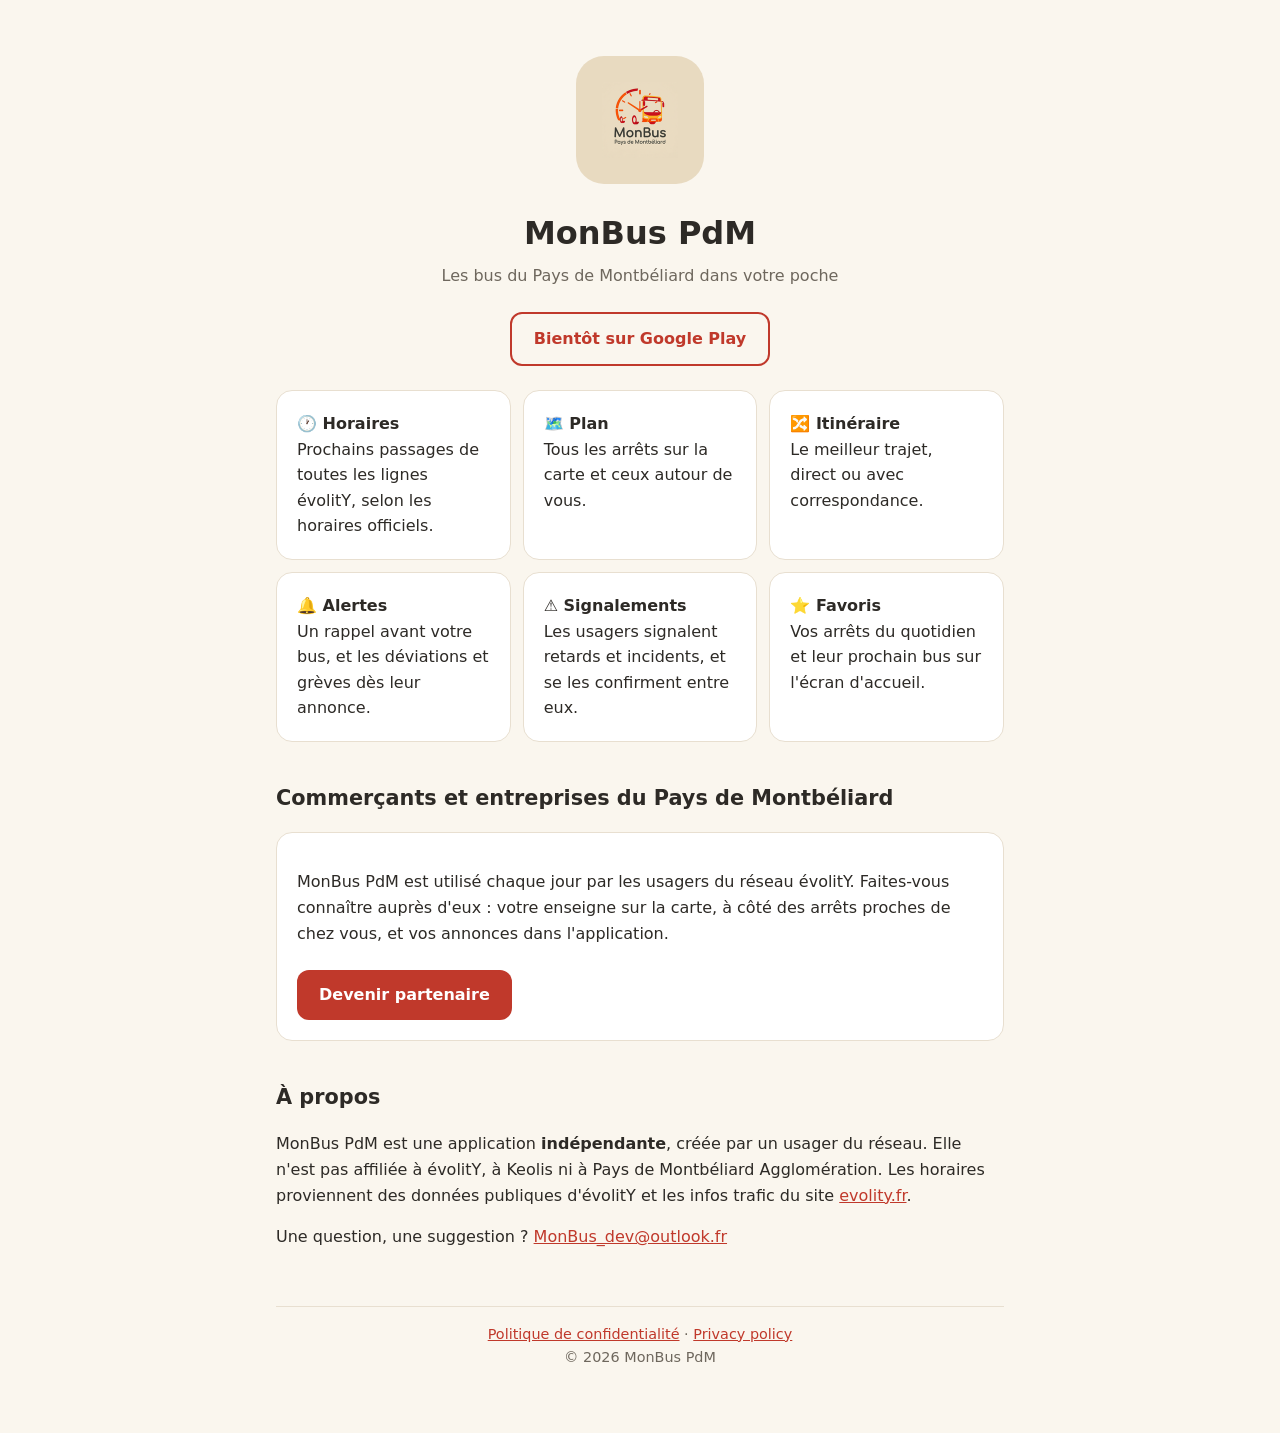
<file: index.html>
<!doctype html>
<html lang="fr">
<head>
  <meta charset="utf-8">
  <meta name="viewport" content="width=device-width, initial-scale=1">
  <title>MonBus PdM — les bus du Pays de Montbéliard</title>
  <meta name="description" content="MonBus PdM : horaires, itinéraires, plan et infos trafic du réseau évolitY (Pays de Montbéliard). Application indépendante et gratuite.">
  <link rel="icon" href="favicon.png">
  <link rel="stylesheet" href="style.css">
</head>
<body>
<main>
  <header class="hero">
    <img src="logo.png" alt="Logo MonBus PdM">
    <h1>MonBus PdM</h1>
    <p class="sous">Les bus du Pays de Montbéliard dans votre poche</p>
    <p><span class="bouton secondaire">Bientôt sur Google Play</span></p>
  </header>

  <div class="grille">
    <div class="carte"><strong>🕐 Horaires</strong><br>Prochains passages de toutes les lignes évolitY, selon les horaires officiels.</div>
    <div class="carte"><strong>🗺️ Plan</strong><br>Tous les arrêts sur la carte et ceux autour de vous.</div>
    <div class="carte"><strong>🔀 Itinéraire</strong><br>Le meilleur trajet, direct ou avec correspondance.</div>
    <div class="carte"><strong>🔔 Alertes</strong><br>Un rappel avant votre bus, et les déviations et grèves dès leur annonce.</div>
    <div class="carte"><strong>⚠️ Signalements</strong><br>Les usagers signalent retards et incidents, et se les confirment entre eux.</div>
    <div class="carte"><strong>⭐ Favoris</strong><br>Vos arrêts du quotidien et leur prochain bus sur l'écran d'accueil.</div>
  </div>

  <h2>Commerçants et entreprises du Pays de Montbéliard</h2>
  <div class="carte">
    <p>MonBus PdM est utilisé chaque jour par les usagers du réseau évolitY. Faites-vous connaître auprès d'eux :
      votre enseigne sur la carte, à côté des arrêts proches de chez vous, et vos annonces dans l'application.</p>
    <a class="bouton" href="mailto:MonBus_dev@outlook.fr?subject=Partenariat%20MonBus%20PdM">Devenir partenaire</a>
  </div>

  <h2>À propos</h2>
  <p>MonBus PdM est une application <strong>indépendante</strong>, créée par un usager du réseau.
    Elle n'est pas affiliée à évolitY, à Keolis ni à Pays de Montbéliard Agglomération.
    Les horaires proviennent des données publiques d'évolitY et les infos trafic du site
    <a href="https://www.evolity.fr">evolity.fr</a>.</p>
  <p>Une question, une suggestion ? <a href="mailto:MonBus_dev@outlook.fr">MonBus_dev@outlook.fr</a></p>

  <footer>
    <a href="confidentialite.html">Politique de confidentialité</a> ·
    <a href="privacy.html">Privacy policy</a><br>
    © 2026 MonBus PdM
  </footer>
</main>
</body>
</html>
</file>
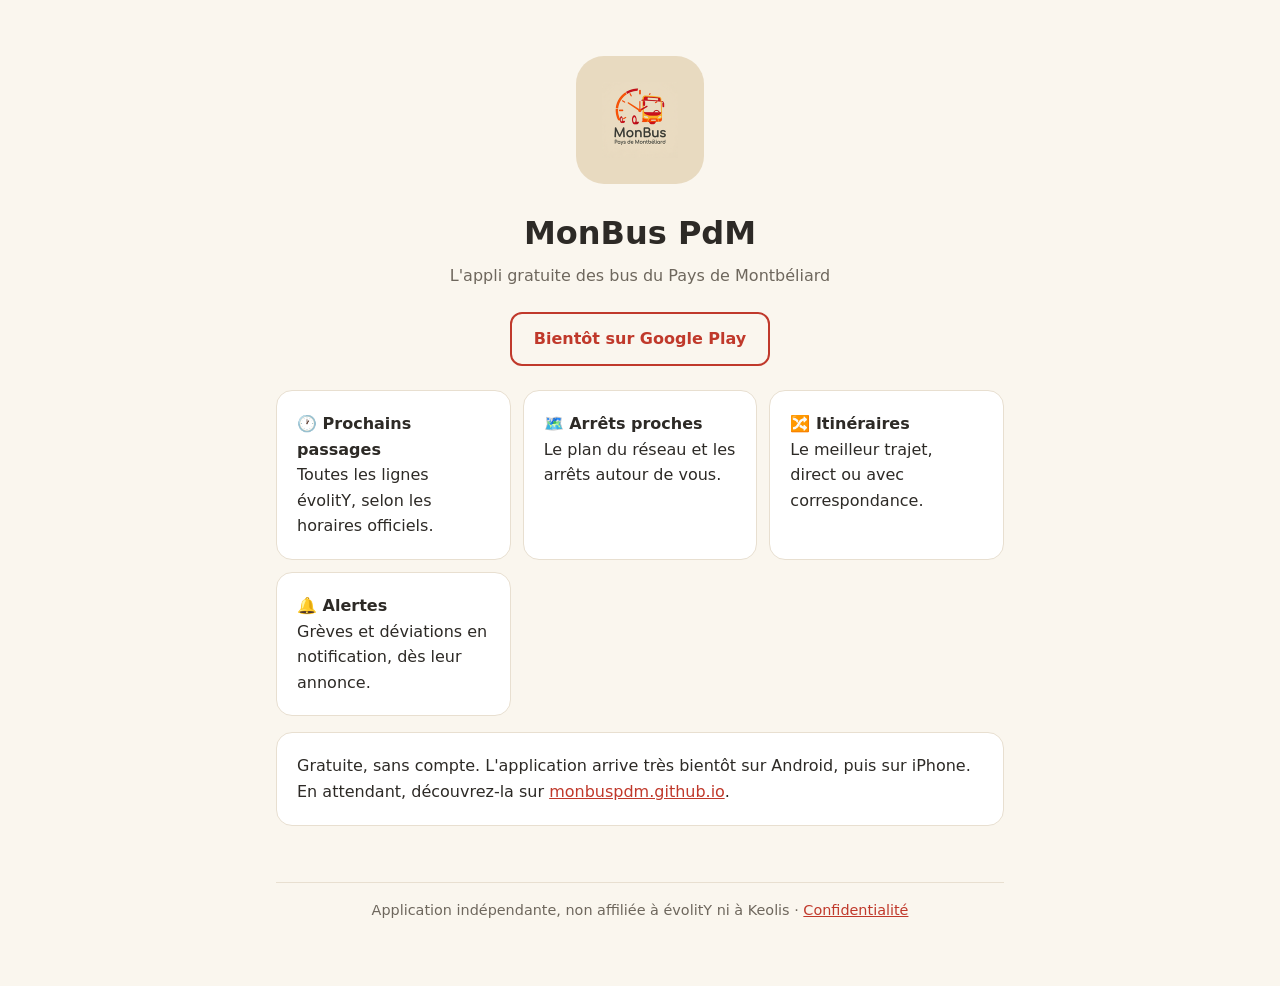
<file: qr/index.html>
<!doctype html>
<html lang="fr">
<head>
  <meta charset="utf-8">
  <meta name="viewport" content="width=device-width, initial-scale=1">
  <title>MonBus PdM — télécharger l'application</title>
  <meta name="description" content="MonBus PdM : l'appli gratuite des bus du Pays de Montbéliard. Horaires, plan, itinéraires et alertes trafic.">
  <link rel="icon" href="../favicon.png">
  <link rel="stylesheet" href="../style.css">
  <script>
    // Adresse imprimée sur les autocollants : NE PAS DÉPLACER cette page.
    // Quand l'appli est publiée, renseigner les liens : le téléphone est alors redirigé vers son store.
    // Le paramètre ?src=snap, ?src=fac… est transmis au Play Store pour mesurer d'où viennent les installations.
    var URL_PLAYSTORE = '';   // ex. 'https://play.google.com/store/apps/details?id=…'
    var URL_APPSTORE = '';    // ex. 'https://apps.apple.com/app/id…'
    (function () {
      var ua = navigator.userAgent || '';
      var src = new URLSearchParams(location.search).get('src') || 'qr';
      if (/android/i.test(ua) && URL_PLAYSTORE) {
        location.replace(URL_PLAYSTORE + '&referrer=' + encodeURIComponent('utm_source=' + src + '&utm_medium=autocollant'));
      } else if (/iphone|ipad|ipod/i.test(ua) && URL_APPSTORE) {
        location.replace(URL_APPSTORE);
      }
    })();
  </script>
</head>
<body>
<main>
  <header class="hero">
    <img src="../logo.png" alt="Logo MonBus PdM">
    <h1>MonBus PdM</h1>
    <p class="sous">L'appli gratuite des bus du Pays de Montbéliard</p>
    <p id="dispo"><span class="bouton secondaire">Bientôt sur Google Play</span></p>
  </header>

  <div class="grille">
    <div class="carte"><strong>🕐 Prochains passages</strong><br>Toutes les lignes évolitY, selon les horaires officiels.</div>
    <div class="carte"><strong>🗺️ Arrêts proches</strong><br>Le plan du réseau et les arrêts autour de vous.</div>
    <div class="carte"><strong>🔀 Itinéraires</strong><br>Le meilleur trajet, direct ou avec correspondance.</div>
    <div class="carte"><strong>🔔 Alertes</strong><br>Grèves et déviations en notification, dès leur annonce.</div>
  </div>

  <div class="carte">
    <p style="margin:0">Gratuite, sans compte. L'application arrive très bientôt sur Android, puis sur iPhone.
      En attendant, découvrez-la sur <a href="../index.html">monbuspdm.github.io</a>.</p>
  </div>

  <footer>
    Application indépendante, non affiliée à évolitY ni à Keolis ·
    <a href="../confidentialite.html">Confidentialité</a>
  </footer>
</main>
<script>
  // Si un store est renseigné mais que le visiteur est sur ordinateur : boutons vers les stores
  (function () {
    var liens = [];
    if (URL_PLAYSTORE) liens.push('<a class="bouton" href="' + URL_PLAYSTORE + '">Télécharger sur Google Play</a>');
    if (URL_APPSTORE) liens.push('<a class="bouton" href="' + URL_APPSTORE + '">Télécharger sur l\'App Store</a>');
    if (liens.length) document.getElementById('dispo').innerHTML = liens.join(' ');
  })();
</script>
</body>
</html>
</file>
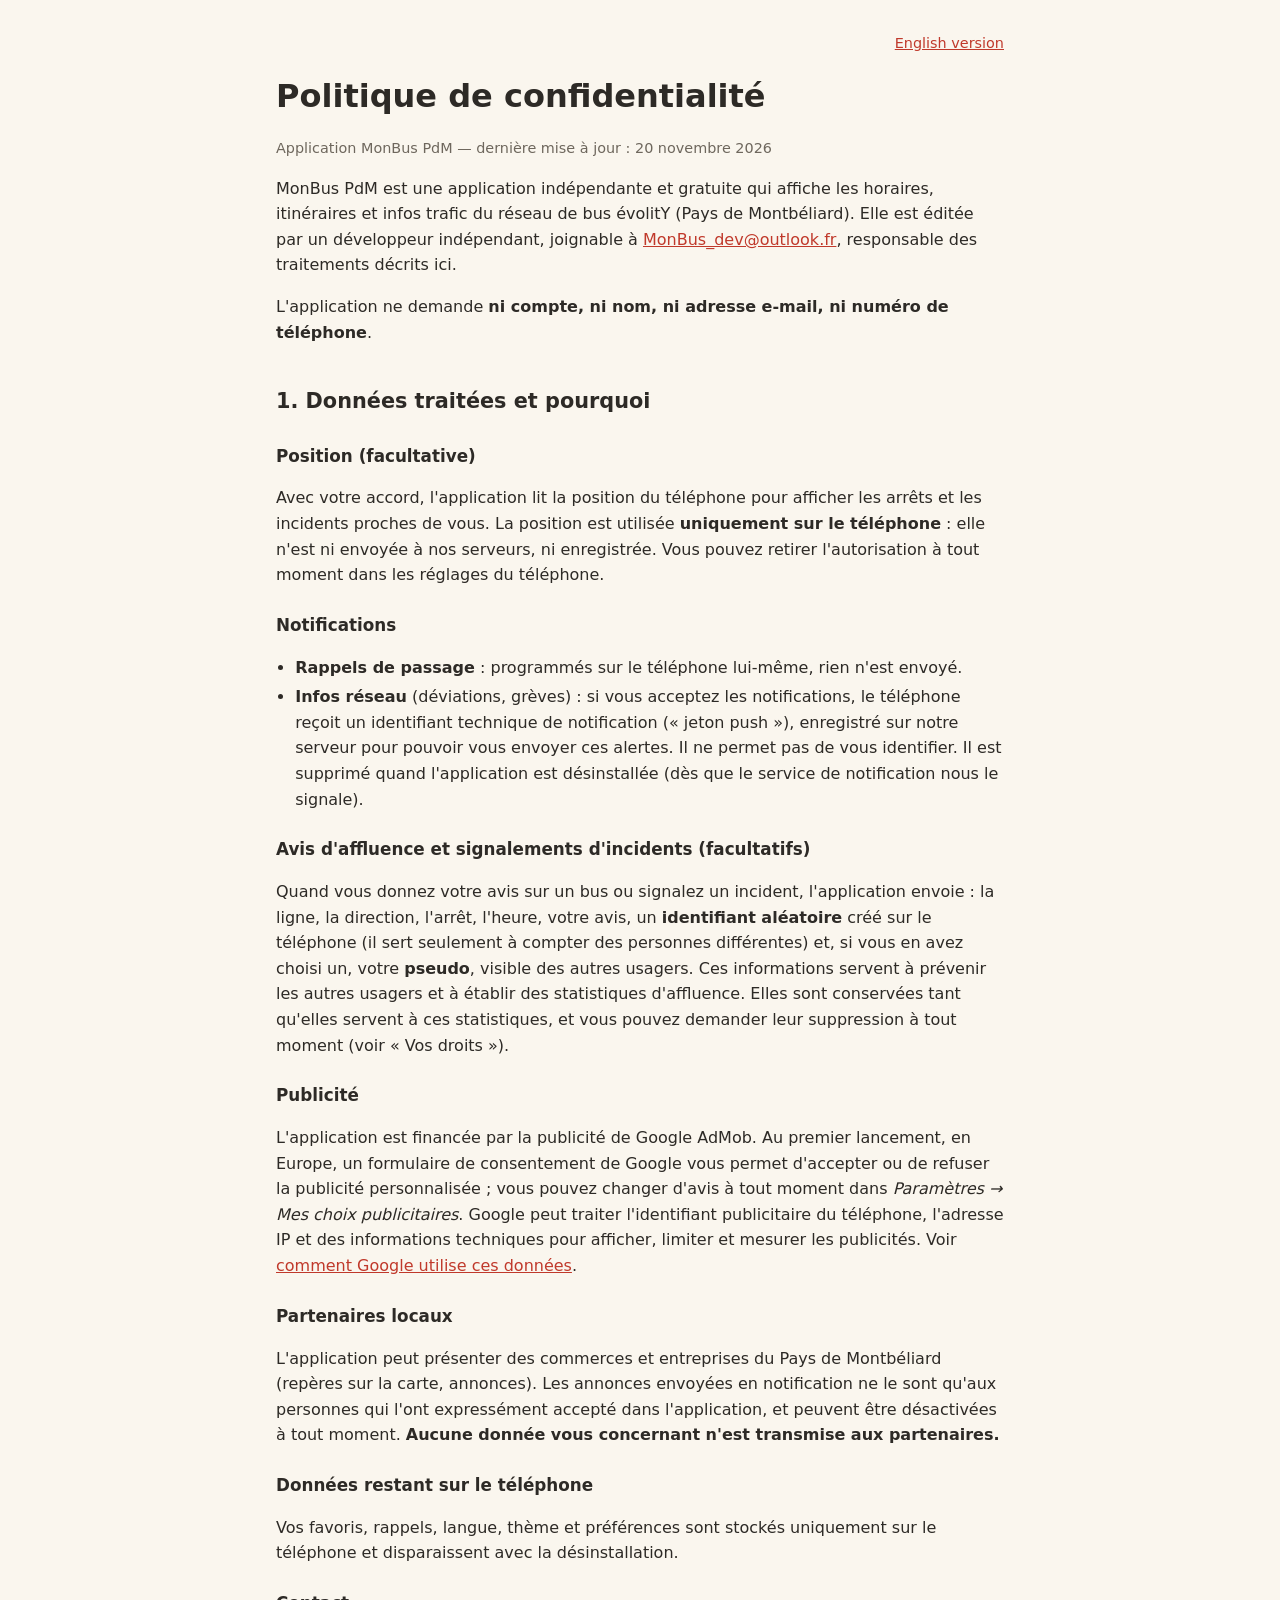
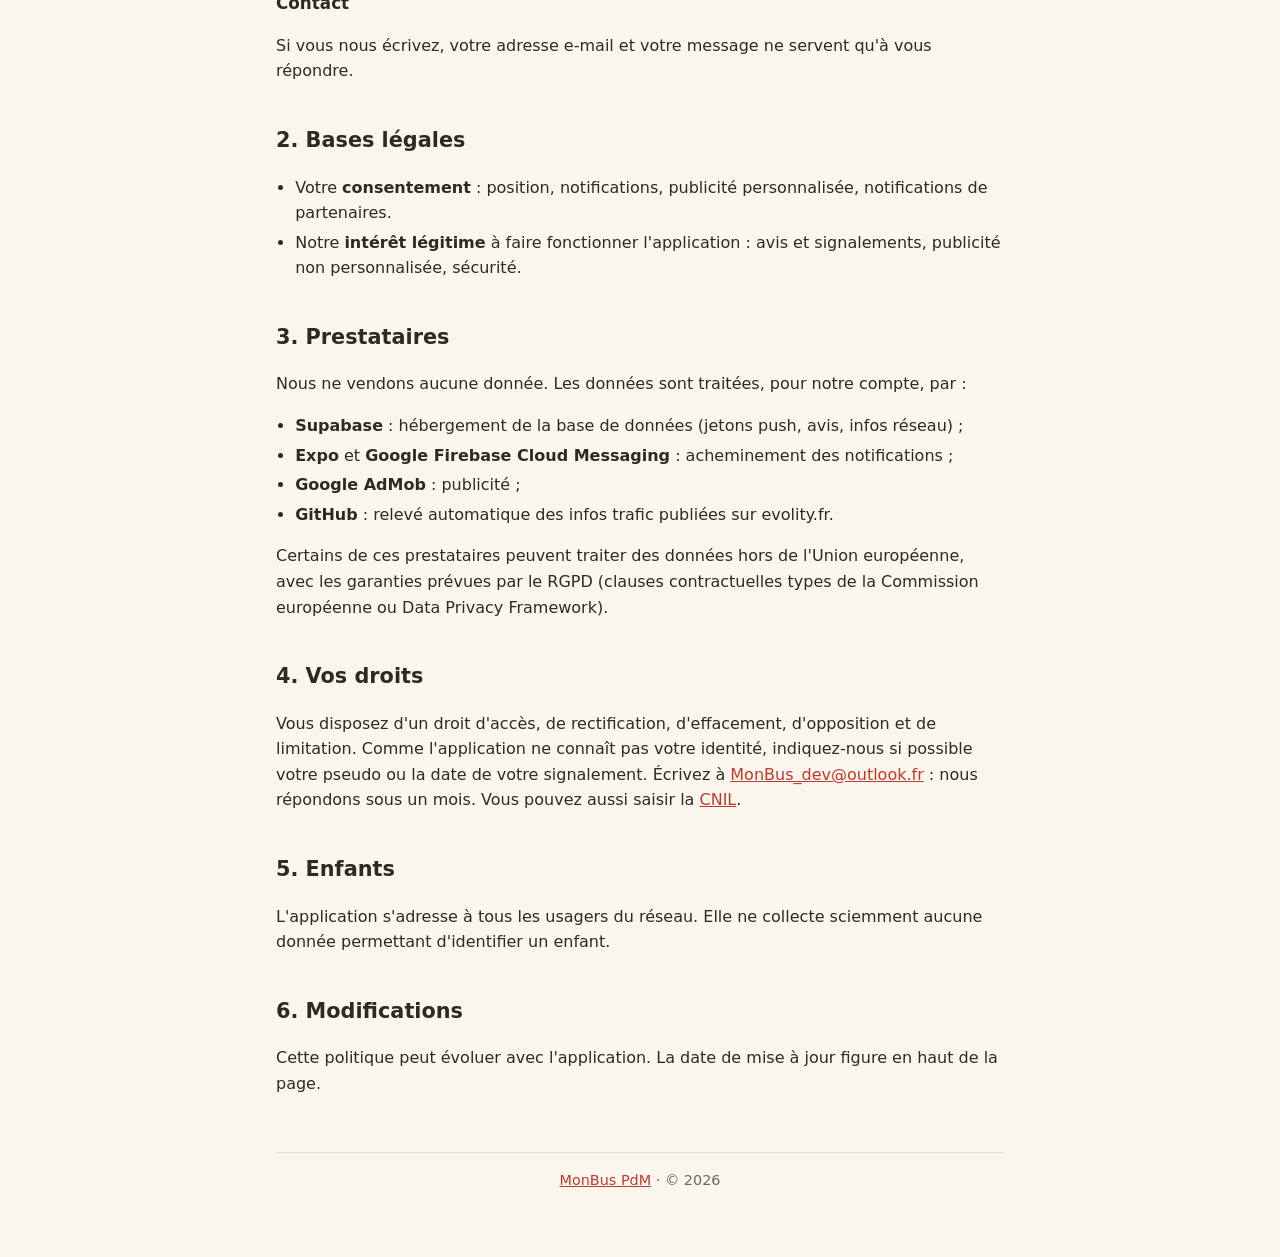
<file: confidentialite.html>
<!doctype html>
<html lang="fr">
<head>
  <meta charset="utf-8">
  <meta name="viewport" content="width=device-width, initial-scale=1">
  <title>Politique de confidentialité — MonBus PdM</title>
  <link rel="icon" href="favicon.png">
  <link rel="stylesheet" href="style.css">
</head>
<body>
<main>
  <nav class="langues"><a href="privacy.html">English version</a></nav>
  <h1>Politique de confidentialité</h1>
  <p class="mise-a-jour">Application MonBus PdM — dernière mise à jour : 20 novembre 2026</p>

  <p>MonBus PdM est une application indépendante et gratuite qui affiche les horaires, itinéraires et infos trafic
    du réseau de bus évolitY (Pays de Montbéliard). Elle est éditée par un développeur indépendant, joignable à
    <a href="mailto:MonBus_dev@outlook.fr">MonBus_dev@outlook.fr</a>, responsable des traitements décrits ici.</p>
  <p>L'application ne demande <strong>ni compte, ni nom, ni adresse e-mail, ni numéro de téléphone</strong>.</p>

  <h2>1. Données traitées et pourquoi</h2>

  <h3>Position (facultative)</h3>
  <p>Avec votre accord, l'application lit la position du téléphone pour afficher les arrêts et les incidents proches
    de vous. La position est utilisée <strong>uniquement sur le téléphone</strong> : elle n'est ni envoyée à nos serveurs,
    ni enregistrée. Vous pouvez retirer l'autorisation à tout moment dans les réglages du téléphone.</p>

  <h3>Notifications</h3>
  <ul>
    <li><strong>Rappels de passage</strong> : programmés sur le téléphone lui-même, rien n'est envoyé.</li>
    <li><strong>Infos réseau</strong> (déviations, grèves) : si vous acceptez les notifications, le téléphone reçoit un
      identifiant technique de notification (« jeton push »), enregistré sur notre serveur pour pouvoir vous envoyer
      ces alertes. Il ne permet pas de vous identifier. Il est supprimé quand l'application est désinstallée
      (dès que le service de notification nous le signale).</li>
  </ul>

  <h3>Avis d'affluence et signalements d'incidents (facultatifs)</h3>
  <p>Quand vous donnez votre avis sur un bus ou signalez un incident, l'application envoie : la ligne, la direction,
    l'arrêt, l'heure, votre avis, un <strong>identifiant aléatoire</strong> créé sur le téléphone (il sert seulement à
    compter des personnes différentes) et, si vous en avez choisi un, votre <strong>pseudo</strong>, visible des autres
    usagers. Ces informations servent à prévenir les autres usagers et à établir des statistiques d'affluence.
    Elles sont conservées tant qu'elles servent à ces statistiques, et vous pouvez demander leur suppression
    à tout moment (voir « Vos droits »).</p>

  <h3>Publicité</h3>
  <p>L'application est financée par la publicité de Google AdMob. Au premier lancement, en Europe, un formulaire de
    consentement de Google vous permet d'accepter ou de refuser la publicité personnalisée ; vous pouvez changer
    d'avis à tout moment dans <em>Paramètres → Mes choix publicitaires</em>. Google peut traiter l'identifiant
    publicitaire du téléphone, l'adresse IP et des informations techniques pour afficher, limiter et mesurer les
    publicités. Voir <a href="https://policies.google.com/technologies/partner-sites?hl=fr">comment Google utilise
    ces données</a>.</p>

  <h3>Partenaires locaux</h3>
  <p>L'application peut présenter des commerces et entreprises du Pays de Montbéliard (repères sur la carte, annonces).
    Les annonces envoyées en notification ne le sont qu'aux personnes qui l'ont expressément accepté dans l'application,
    et peuvent être désactivées à tout moment. <strong>Aucune donnée vous concernant n'est transmise aux partenaires.</strong></p>

  <h3>Données restant sur le téléphone</h3>
  <p>Vos favoris, rappels, langue, thème et préférences sont stockés uniquement sur le téléphone et disparaissent
    avec la désinstallation.</p>

  <h3>Contact</h3>
  <p>Si vous nous écrivez, votre adresse e-mail et votre message ne servent qu'à vous répondre.</p>

  <h2>2. Bases légales</h2>
  <ul>
    <li>Votre <strong>consentement</strong> : position, notifications, publicité personnalisée, notifications de partenaires.</li>
    <li>Notre <strong>intérêt légitime</strong> à faire fonctionner l'application : avis et signalements, publicité non personnalisée, sécurité.</li>
  </ul>

  <h2>3. Prestataires</h2>
  <p>Nous ne vendons aucune donnée. Les données sont traitées, pour notre compte, par :</p>
  <ul>
    <li><strong>Supabase</strong> : hébergement de la base de données (jetons push, avis, infos réseau) ;</li>
    <li><strong>Expo</strong> et <strong>Google Firebase Cloud Messaging</strong> : acheminement des notifications ;</li>
    <li><strong>Google AdMob</strong> : publicité ;</li>
    <li><strong>GitHub</strong> : relevé automatique des infos trafic publiées sur evolity.fr.</li>
  </ul>
  <p>Certains de ces prestataires peuvent traiter des données hors de l'Union européenne, avec les garanties prévues
    par le RGPD (clauses contractuelles types de la Commission européenne ou Data Privacy Framework).</p>

  <h2>4. Vos droits</h2>
  <p>Vous disposez d'un droit d'accès, de rectification, d'effacement, d'opposition et de limitation.
    Comme l'application ne connaît pas votre identité, indiquez-nous si possible votre pseudo ou la date de votre
    signalement. Écrivez à <a href="mailto:MonBus_dev@outlook.fr">MonBus_dev@outlook.fr</a> : nous répondons sous un mois.
    Vous pouvez aussi saisir la <a href="https://www.cnil.fr/fr/plaintes">CNIL</a>.</p>

  <h2>5. Enfants</h2>
  <p>L'application s'adresse à tous les usagers du réseau. Elle ne collecte sciemment aucune donnée permettant
    d'identifier un enfant.</p>

  <h2>6. Modifications</h2>
  <p>Cette politique peut évoluer avec l'application. La date de mise à jour figure en haut de la page.</p>

  <footer><a href="index.html">MonBus PdM</a> · © 2026</footer>
</main>
</body>
</html>
</file>
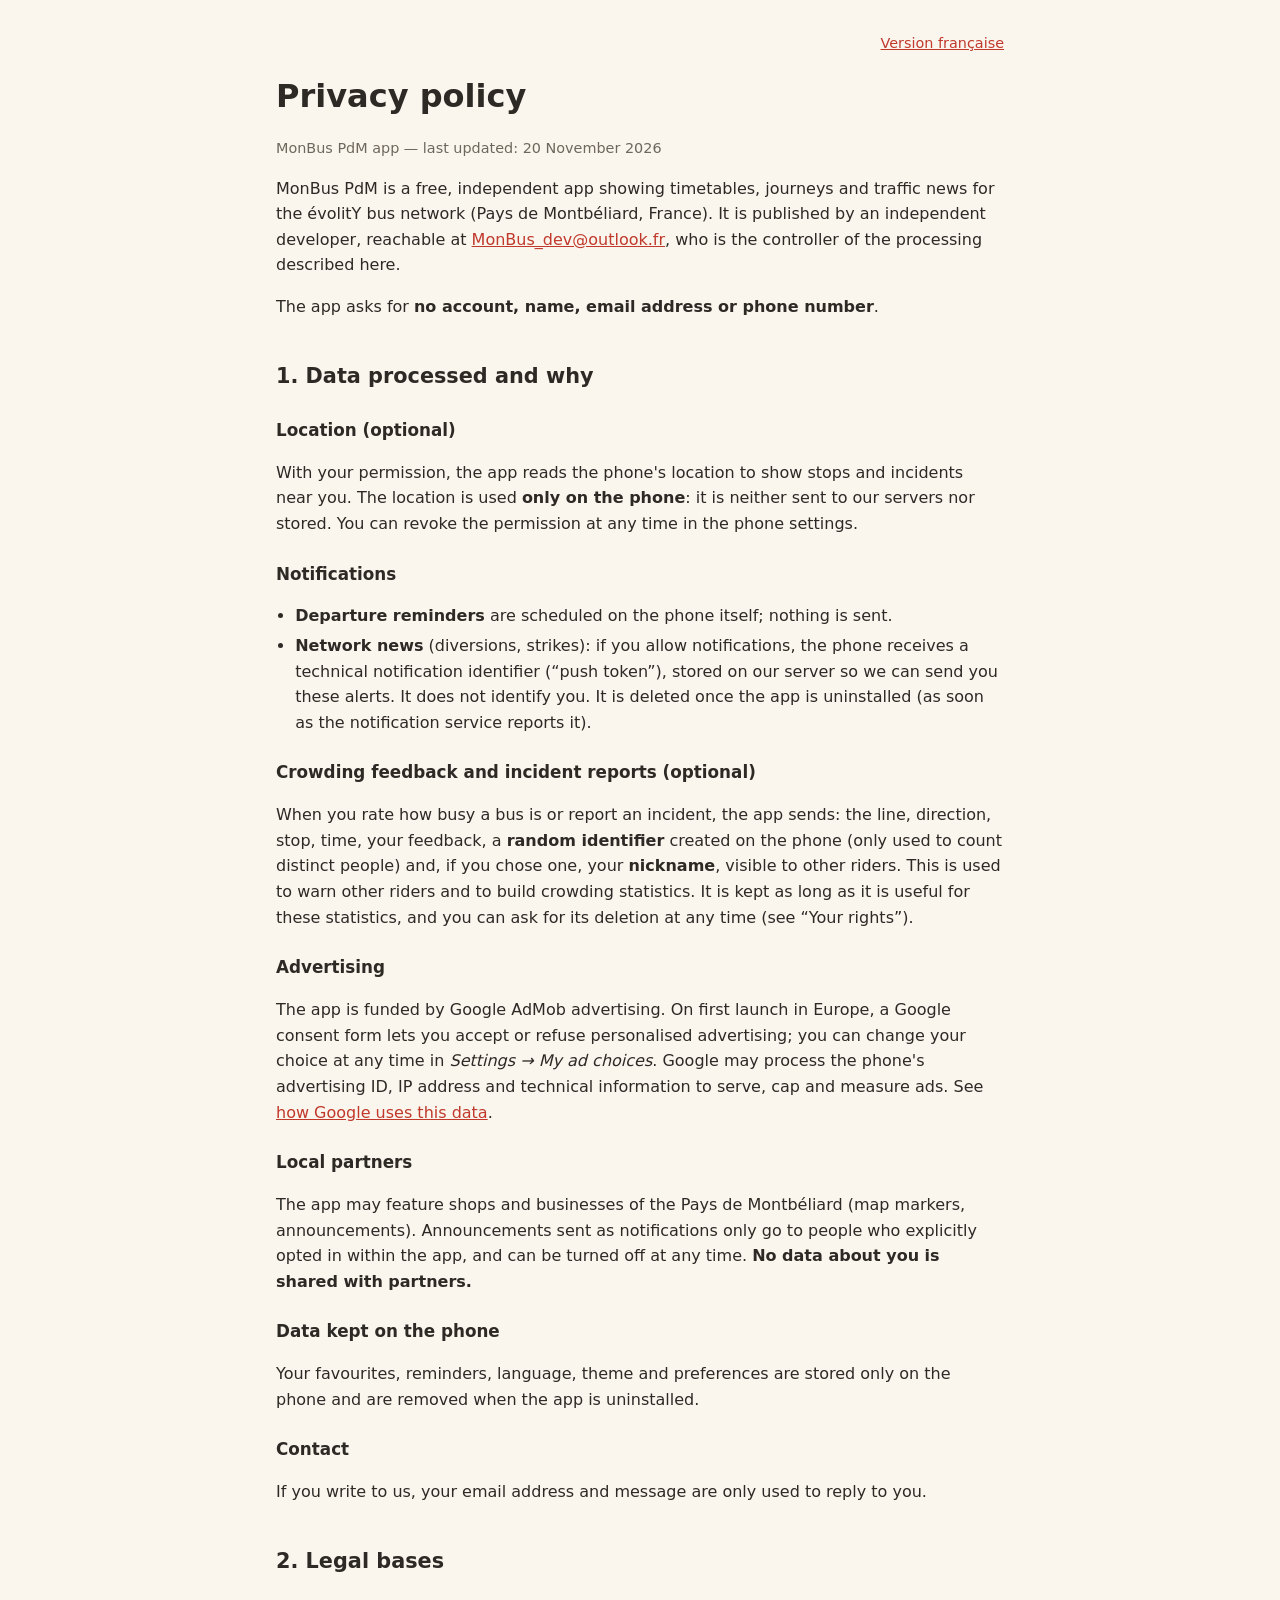
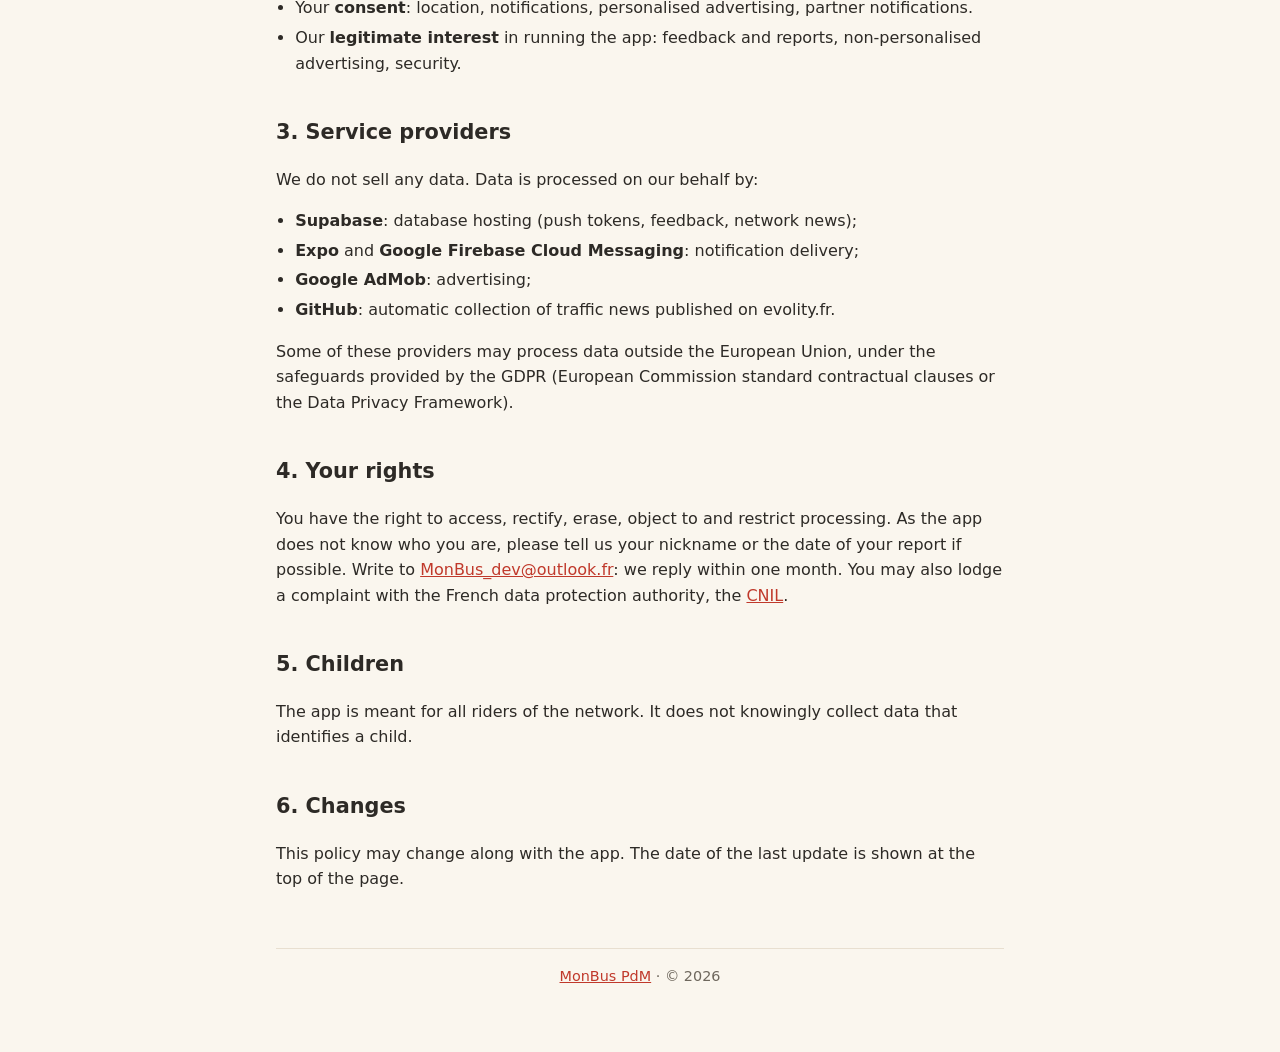
<file: privacy.html>
<!doctype html>
<html lang="en">
<head>
  <meta charset="utf-8">
  <meta name="viewport" content="width=device-width, initial-scale=1">
  <title>Privacy policy — MonBus PdM</title>
  <link rel="icon" href="favicon.png">
  <link rel="stylesheet" href="style.css">
</head>
<body>
<main>
  <nav class="langues"><a href="confidentialite.html">Version française</a></nav>
  <h1>Privacy policy</h1>
  <p class="mise-a-jour">MonBus PdM app — last updated: 20 November 2026</p>

  <p>MonBus PdM is a free, independent app showing timetables, journeys and traffic news for the évolitY bus network
    (Pays de Montbéliard, France). It is published by an independent developer, reachable at
    <a href="mailto:MonBus_dev@outlook.fr">MonBus_dev@outlook.fr</a>, who is the controller of the processing described here.</p>
  <p>The app asks for <strong>no account, name, email address or phone number</strong>.</p>

  <h2>1. Data processed and why</h2>

  <h3>Location (optional)</h3>
  <p>With your permission, the app reads the phone's location to show stops and incidents near you. The location is used
    <strong>only on the phone</strong>: it is neither sent to our servers nor stored. You can revoke the permission at any
    time in the phone settings.</p>

  <h3>Notifications</h3>
  <ul>
    <li><strong>Departure reminders</strong> are scheduled on the phone itself; nothing is sent.</li>
    <li><strong>Network news</strong> (diversions, strikes): if you allow notifications, the phone receives a technical
      notification identifier (“push token”), stored on our server so we can send you these alerts. It does not identify you.
      It is deleted once the app is uninstalled (as soon as the notification service reports it).</li>
  </ul>

  <h3>Crowding feedback and incident reports (optional)</h3>
  <p>When you rate how busy a bus is or report an incident, the app sends: the line, direction, stop, time, your feedback,
    a <strong>random identifier</strong> created on the phone (only used to count distinct people) and, if you chose one,
    your <strong>nickname</strong>, visible to other riders. This is used to warn other riders and to build crowding
    statistics. It is kept as long as it is useful for these statistics, and you can ask for its deletion at any time
    (see “Your rights”).</p>

  <h3>Advertising</h3>
  <p>The app is funded by Google AdMob advertising. On first launch in Europe, a Google consent form lets you accept or refuse
    personalised advertising; you can change your choice at any time in <em>Settings → My ad choices</em>. Google may process
    the phone's advertising ID, IP address and technical information to serve, cap and measure ads. See
    <a href="https://policies.google.com/technologies/partner-sites">how Google uses this data</a>.</p>

  <h3>Local partners</h3>
  <p>The app may feature shops and businesses of the Pays de Montbéliard (map markers, announcements). Announcements sent as
    notifications only go to people who explicitly opted in within the app, and can be turned off at any time.
    <strong>No data about you is shared with partners.</strong></p>

  <h3>Data kept on the phone</h3>
  <p>Your favourites, reminders, language, theme and preferences are stored only on the phone and are removed when the app
    is uninstalled.</p>

  <h3>Contact</h3>
  <p>If you write to us, your email address and message are only used to reply to you.</p>

  <h2>2. Legal bases</h2>
  <ul>
    <li>Your <strong>consent</strong>: location, notifications, personalised advertising, partner notifications.</li>
    <li>Our <strong>legitimate interest</strong> in running the app: feedback and reports, non-personalised advertising, security.</li>
  </ul>

  <h2>3. Service providers</h2>
  <p>We do not sell any data. Data is processed on our behalf by:</p>
  <ul>
    <li><strong>Supabase</strong>: database hosting (push tokens, feedback, network news);</li>
    <li><strong>Expo</strong> and <strong>Google Firebase Cloud Messaging</strong>: notification delivery;</li>
    <li><strong>Google AdMob</strong>: advertising;</li>
    <li><strong>GitHub</strong>: automatic collection of traffic news published on evolity.fr.</li>
  </ul>
  <p>Some of these providers may process data outside the European Union, under the safeguards provided by the GDPR
    (European Commission standard contractual clauses or the Data Privacy Framework).</p>

  <h2>4. Your rights</h2>
  <p>You have the right to access, rectify, erase, object to and restrict processing. As the app does not know who you are,
    please tell us your nickname or the date of your report if possible. Write to
    <a href="mailto:MonBus_dev@outlook.fr">MonBus_dev@outlook.fr</a>: we reply within one month. You may also lodge a complaint
    with the French data protection authority, the <a href="https://www.cnil.fr/en/complaints">CNIL</a>.</p>

  <h2>5. Children</h2>
  <p>The app is meant for all riders of the network. It does not knowingly collect data that identifies a child.</p>

  <h2>6. Changes</h2>
  <p>This policy may change along with the app. The date of the last update is shown at the top of the page.</p>

  <footer><a href="index.html">MonBus PdM</a> · © 2026</footer>
</main>
</body>
</html>
</file>
<file: style.css>
:root {
  --fond: #FAF6EE;
  --surface: #FFFFFF;
  --texte: #2D2A26;
  --doux: #6E675D;
  --primaire: #C0392B;
  --accent: #F36F25;
  --bordure: #E8DFD0;
}
@media (prefers-color-scheme: dark) {
  :root {
    --fond: #1B1917;
    --surface: #262320;
    --texte: #F2EDE6;
    --doux: #B3AA9E;
    --primaire: #E2584A;
    --accent: #F58B4C;
    --bordure: #3A3530;
  }
}
* { box-sizing: border-box; }
body {
  margin: 0;
  background: var(--fond);
  color: var(--texte);
  font: 16px/1.6 system-ui, -apple-system, "Segoe UI", Roboto, sans-serif;
}
main { max-width: 760px; margin: 0 auto; padding: 32px 16px 64px; }
a { color: var(--primaire); }
header.hero { text-align: center; padding: 24px 0 8px; }
header.hero img { width: 128px; height: 128px; border-radius: 28px; }
h1 { font-size: 2rem; margin: 16px 0 4px; }
h2 { font-size: 1.3rem; margin-top: 40px; }
h3 { font-size: 1.05rem; margin: 24px 0 6px; }
.sous { color: var(--doux); margin: 0; }
.carte {
  background: var(--surface);
  border: 1px solid var(--bordure);
  border-radius: 16px;
  padding: 20px;
  margin: 16px 0;
}
.grille { display: grid; grid-template-columns: repeat(auto-fit, minmax(200px, 1fr)); gap: 12px; }
.grille .carte { margin: 0; }
.bouton {
  display: inline-block;
  background: var(--primaire);
  color: #fff;
  text-decoration: none;
  font-weight: 700;
  padding: 12px 22px;
  border-radius: 12px;
  margin-top: 8px;
}
.bouton.secondaire { background: transparent; color: var(--primaire); border: 2px solid var(--primaire); }
.mise-a-jour { color: var(--doux); font-size: .9rem; }
nav.langues { text-align: right; font-size: .9rem; }
footer { margin-top: 56px; padding-top: 16px; border-top: 1px solid var(--bordure); color: var(--doux); font-size: .9rem; text-align: center; }
ul { padding-left: 1.2em; }
li { margin: 4px 0; }
</file>
